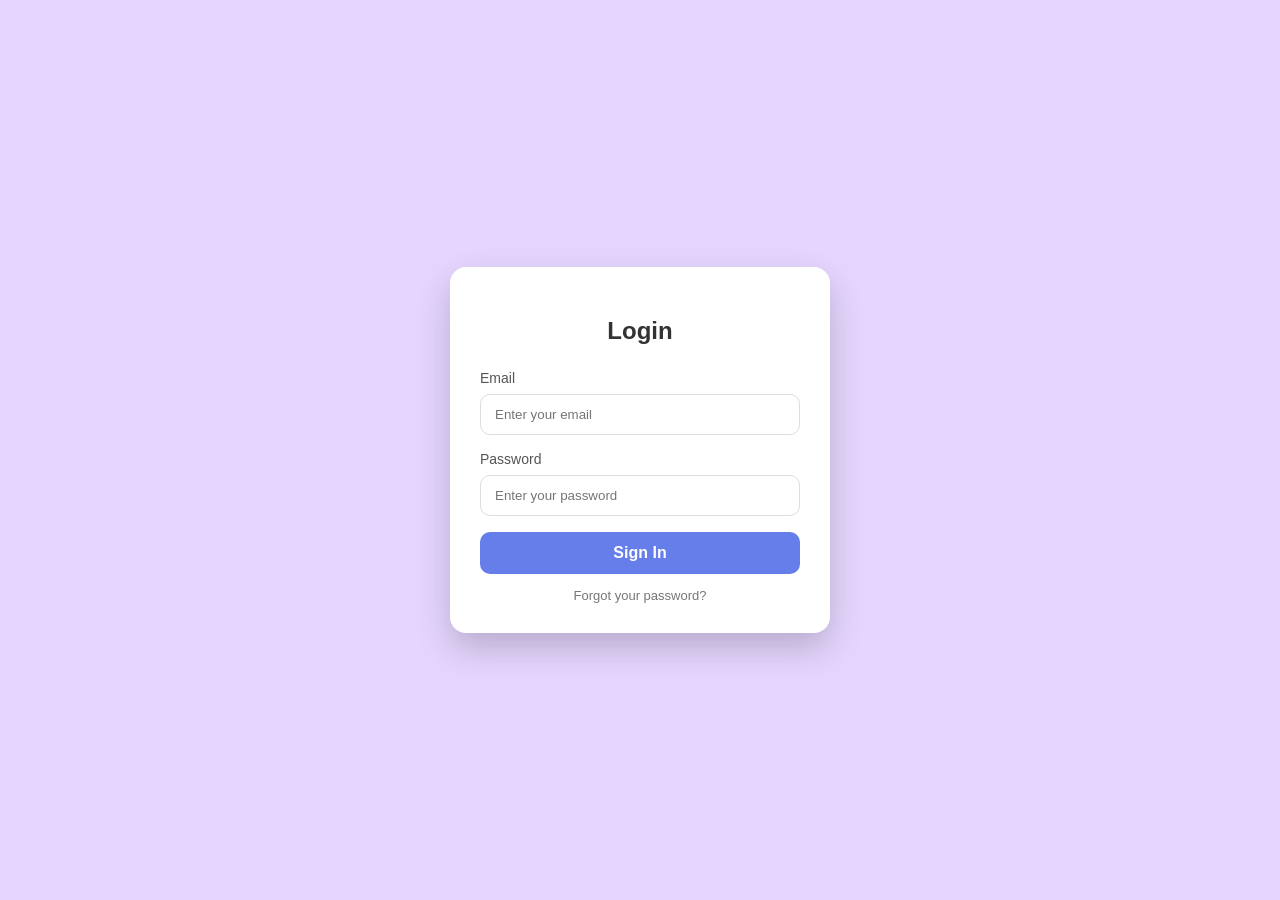
<file: index.html>
<!DOCTYPE html>
<html lang="en">
<head>
  <meta charset="UTF-8" />
  <meta name="viewport" content="width=device-width, initial-scale=1.0" />
  <title>Login Page</title>
  <link rel="stylesheet" href="styles.css" />
</head>
<body>
  <div class="login-card">
    <h2>Login</h2>
    <form>
      <label for="email">Email</label>
      <input type="email" id="email" placeholder="Enter your email" />

      <label for="password">Password</label>
      <input type="password" id="password" placeholder="Enter your password" />

      <button type="submit">Sign In</button>
    </form>
    <div class="footer-text">Forgot your password?</div>
  </div>
</body>
</html>
</file>
<file: styles.css>
* {
  box-sizing: border-box;
  font-family: Arial, sans-serif;
}

body {
  margin: 0;
  min-height: 100vh;
  display: flex;
  align-items: center;
  justify-content: center;
  background: #E6D6FF;
  
}

.login-card {
  width: 100%;
  max-width: 380px;
  background: #fff;
  padding: 30px;
  border-radius: 16px;
  box-shadow: 0 15px 35px rgba(0, 0, 0, 0.2);
}

h2 {
  text-align: center;
  margin-bottom: 25px;
  color: #333;
}

label {
  display: block;
  margin-bottom: 8px;
  color: #555;
  font-size: 14px;
}

input {
  width: 100%;
  padding: 12px 14px;
  margin-bottom: 16px;
  border: 1px solid #ddd;
  border-radius: 10px;
  outline: none;
}

input:focus {
  border-color: #667eea;
  box-shadow: 0 0 0 3px rgba(102, 126, 234, 0.15);
}

button {
  width: 100%;
  padding: 12px;
  background: #667eea;
  color: white;
  border: none;
  border-radius: 10px;
  cursor: pointer;
  font-size: 16px;
  font-weight: bold;
}

button:hover {
  background: #5568d3;
}

.footer-text {
  text-align: center;
  margin-top: 14px;
  font-size: 13px;
  color: #777;
}
</file>
